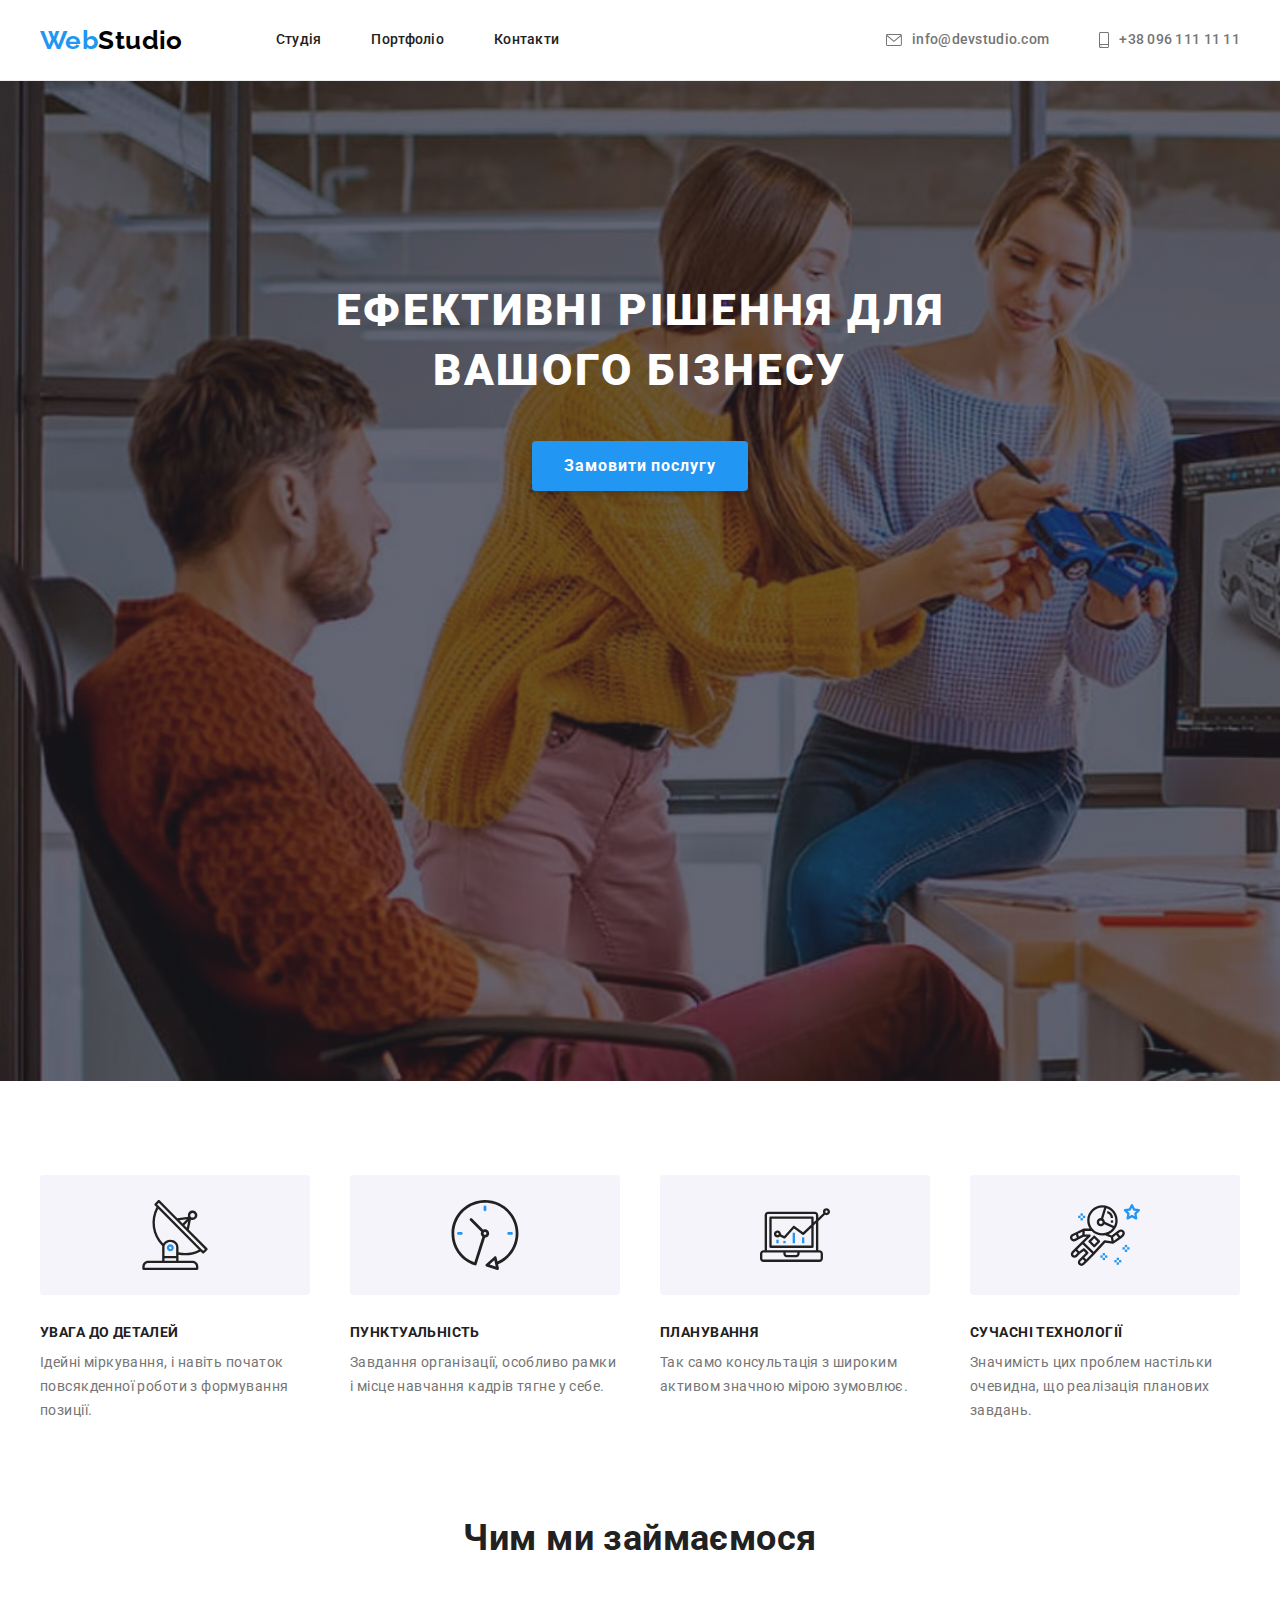
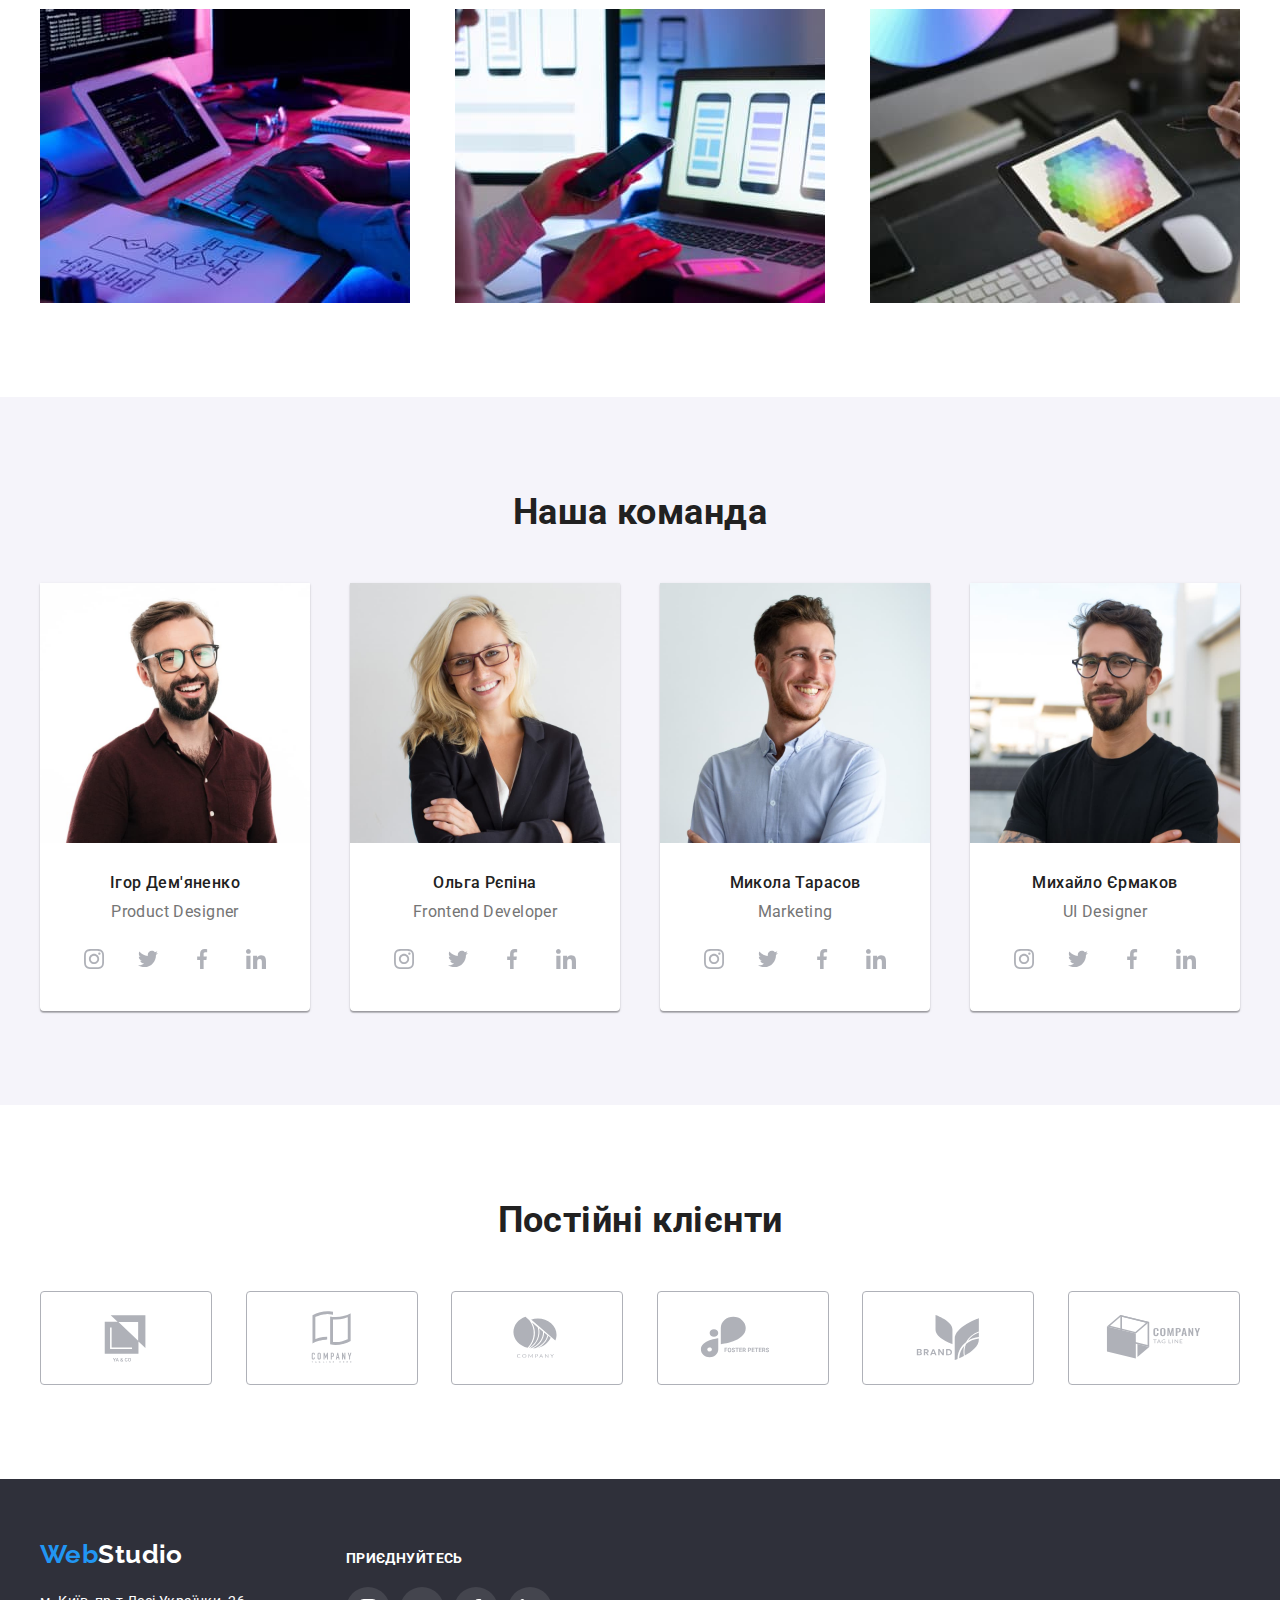
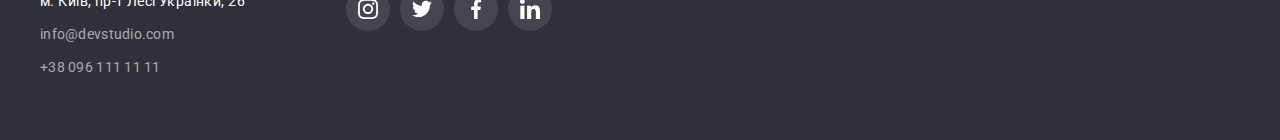
<file: index.html>
<!DOCTYPE html>
<html lang="uk">
  <head>
    <meta charset="UTF-8" />
    <meta http-equiv="X-UA-Compatible" content="IE=edge" />
    <meta name="viewport" content="width=device-width, initial-scale=1.0" />
    <title lang="en">WebStudio</title>
    <link rel="preconnect" href="https://fonts.googleapis.com" />
    <link rel="preconnect" href="https://fonts.gstatic.com" crossorigin />
    <link
      href="https://fonts.googleapis.com/css2?family=Raleway:wght@700&family=Roboto:wght@400;500;700;900&display=swap"
      rel="stylesheet"
    />
    <link
      rel="stylesheet"
      href="https://cdnjs.cloudflare.com/ajax/libs/modern-normalize/1.1.0/modern-normalize.min.css"
      integrity="sha512-wpPYUAdjBVSE4KJnH1VR1HeZfpl1ub8YT/NKx4PuQ5NmX2tKuGu6U/JRp5y+Y8XG2tV+wKQpNHVUX03MfMFn9Q=="
      crossorigin="anonymous"
      referrerpolicy="no-referrer"
    />
    <link rel="stylesheet" href="css/style.css" />
  </head>
  <body>
    <header class="header">
      <div class="container navigation">
        <nav class="main-nav">
          <a href="#" lang="en" class="head"
            >Web<span class="black">Studio</span></a
          >
          <ul class="menu">
            <li class="menu-item">
              <a class="menu-link" href="#">Студія</a>
            </li>
            <li class="menu-item">
              <a class="menu-link" href="portfolio.html">Портфоліо</a>
            </li>
            <li class="menu-item">
              <a class="menu-link" href="#">Контакти</a>
            </li>
          </ul>
        </nav>
        <ul class="contact">
          <li class="contact-item">
            <a href="mailto:info@devstudio.com" class="contact-mail header-mail"
              ><svg class="contact-envelope-icon" width="16" height="12">
                <use href="./images/symbol-defs.svg#icon-envelope"></use></svg
              >info@devstudio.com</a
            >
          </li>
          <li class="contact-item">
            <a href="tel:+380961111111" class="contact-tel header-tel"
              ><svg class="contact-smartphone-icon" width="10" height="16">
                <use href="./images/symbol-defs.svg#icon-smartphone"></use></svg
              >+38 096 111 11 11</a
            >
          </li>
        </ul>
      </div>
    </header>
    <main>
      <section class="hero">
        <div class="container">
          <h1 class="main-head">Ефективні рішення для вашого бізнесу</h1>
          <button type="button" class="order-buuton">Замовити послугу</button>
        </div>
      </section>
      <section class="benefits-section">
        <div class="container">
          <h2 class="visually-hiden">Особливості</h2>
          <ul class="benefits">
            <li class="benefits-item icon-antenna">
              <h3 class="benefit-head">УВАГА ДО ДЕТАЛЕЙ</h3>
              <p class="benefits-text">
                Ідейні міркування, і навіть початок повсякденної роботи з
                формування позиції.
              </p>
            </li>
            <li class="benefits-item icon-clock">
              <h3 class="benefit-head">ПУНКТУАЛЬНІСТЬ</h3>
              <p class="benefits-text">
                Завдання організації, особливо рамки і місце навчання кадрів
                тягне у себе.
              </p>
            </li>
            <li class="benefits-item icon-diagram">
              <h3 class="benefit-head">ПЛАНУВАННЯ</h3>
              <p class="benefits-text">
                Так само консультація з широким активом значною мірою зумовлює.
              </p>
            </li>
            <li class="benefits-item icon-astronaut">
              <h3 class="benefit-head">СУЧАСНІ ТЕХНОЛОГІЇ</h3>
              <p class="benefits-text">
                Значимість цих проблем настільки очевидна, що реалізація
                планових завдань.
              </p>
            </li>
          </ul>
        </div>
      </section>
      <section>
        <div class="container">
          <h2 class="second-head">Чим ми займаємося</h2>
          <ul class="our-work">
            <li class="our-work-img">
              <img
                src="./images/box1.jpg"
                alt="Допомагаємо створити алгоритм сайту"
                width="370"
                height="294"
              />
            </li>
            <li class="our-work-img">
              <img
                src="./images/box2.jpg"
                alt="Адаптуємо сайт для різних пристроїв"
                width="370"
                height="294"
              />
            </li>
            <li class="our-work-img">
              <img
                src="./images/box3.jpg"
                alt="Використовуємо сучасні дизайнерскі рішення"
                width="370"
                height="294"
              />
            </li>
          </ul>
        </div>
      </section>
      <section class="our-team">
        <div class="container">
          <h2 class="second-head">Наша команда</h2>
          <ul class="team">
            <li class="team-item">
              <img
                src="./images/desiner.jpg"
                alt="Фото дизайнера Ігора Дем'яненко"
                width="270"
                height="260"
              />
              <div class="team-discription">
                <h3 class="team-head">Ігор Дем'яненко</h3>
                <p class="team-position" lang="en">Product Designer</p>
                <ul class="team-soc-list">
                  <li class="team-soc-item">
                    <a href="#" class="team-soc-link">
                      <svg class="team-soc-icon" width="20" height="20">
                        <use
                          href="./images/symbol-defs.svg#icon-instagram"
                        ></use>
                      </svg>
                    </a>
                  </li>
                  <li class="team-soc-item">
                    <a href="#" class="team-soc-link"
                      ><svg class="team-soc-icon" width="20" height="20">
                        <use
                          href="./images/symbol-defs.svg#icon-twitter"
                        ></use></svg
                    ></a>
                  </li>
                  <li class="team-soc-item">
                    <a href="#" class="team-soc-link"
                      ><svg class="team-soc-icon" width="20" height="20">
                        <use
                          href="./images/symbol-defs.svg#icon-facebook"
                        ></use></svg
                    ></a>
                  </li>
                  <li class="team-soc-item">
                    <a href="#" class="team-soc-link"
                      ><svg class="team-soc-icon" width="20" height="20">
                        <use
                          href="./images/symbol-defs.svg#icon-linkedin"
                        ></use></svg
                    ></a>
                  </li>
                </ul>
              </div>
            </li>
            <li class="team-item">
              <img
                src="./images/developer.jpg"
                alt="Фото розробниці Ольги Рєпіної"
                width="270"
                height="260"
              />
              <div class="team-discription">
                <h3 class="team-head">Ольга Рєпіна</h3>
                <p class="team-position" lang="en">Frontend Developer</p>
                <ul class="team-soc-list">
                  <li class="team-soc-item">
                    <a href="#" class="team-soc-link">
                      <svg class="team-soc-icon" width="20" height="20">
                        <use
                          href="./images/symbol-defs.svg#icon-instagram"
                        ></use>
                      </svg>
                    </a>
                  </li>
                  <li class="team-soc-item">
                    <a href="#" class="team-soc-link"
                      ><svg class="team-soc-icon" width="20" height="20">
                        <use
                          href="./images/symbol-defs.svg#icon-twitter"
                        ></use></svg
                    ></a>
                  </li>
                  <li class="team-soc-item">
                    <a href="#" class="team-soc-link"
                      ><svg class="team-soc-icon" width="20" height="20">
                        <use
                          href="./images/symbol-defs.svg#icon-facebook"
                        ></use></svg
                    ></a>
                  </li>
                  <li class="team-soc-item">
                    <a href="#" class="team-soc-link"
                      ><svg class="team-soc-icon" width="20" height="20">
                        <use
                          href="./images/symbol-defs.svg#icon-linkedin"
                        ></use></svg
                    ></a>
                  </li>
                </ul>
              </div>
            </li>
            <li class="team-item">
              <img
                src="./images/marketing.jpg"
                alt="Фото маркетолога Миколи Тарасова"
                width="270"
                height="260"
              />
              <div class="team-discription">
                <h3 class="team-head">Микола Тарасов</h3>
                <p class="team-position" lang="en">Marketing</p>
                <ul class="team-soc-list">
                  <li class="team-soc-item">
                    <a href="#" class="team-soc-link">
                      <svg class="team-soc-icon" width="20" height="20">
                        <use
                          href="./images/symbol-defs.svg#icon-instagram"
                        ></use>
                      </svg>
                    </a>
                  </li>
                  <li class="team-soc-item">
                    <a href="#" class="team-soc-link"
                      ><svg class="team-soc-icon" width="20" height="20">
                        <use
                          href="./images/symbol-defs.svg#icon-twitter"
                        ></use></svg
                    ></a>
                  </li>
                  <li class="team-soc-item">
                    <a href="#" class="team-soc-link"
                      ><svg class="team-soc-icon" width="20" height="20">
                        <use
                          href="./images/symbol-defs.svg#icon-facebook"
                        ></use></svg
                    ></a>
                  </li>
                  <li class="team-soc-item">
                    <a href="#" class="team-soc-link"
                      ><svg class="team-soc-icon" width="20" height="20">
                        <use
                          href="./images/symbol-defs.svg#icon-linkedin"
                        ></use></svg
                    ></a>
                  </li>
                </ul>
              </div>
            </li>
            <li class="team-item">
              <img
                src="./images/uidesiner.jpg"
                alt="Фото дизайнера інтерфейсу Михайла Єрмакова"
                width="270"
                height="260"
              />
              <div class="team-discription">
                <h3 class="team-head">Михайло Єрмаков</h3>
                <p class="team-position" lang="en">UI Designer</p>
                <ul class="team-soc-list">
                  <li class="team-soc-item">
                    <a href="#" class="team-soc-link">
                      <svg class="team-soc-icon" width="20" height="20">
                        <use
                          href="./images/symbol-defs.svg#icon-instagram"
                        ></use>
                      </svg>
                    </a>
                  </li>
                  <li class="team-soc-item">
                    <a href="#" class="team-soc-link"
                      ><svg class="team-soc-icon" width="20" height="20">
                        <use
                          href="./images/symbol-defs.svg#icon-twitter"
                        ></use></svg
                    ></a>
                  </li>
                  <li class="team-soc-item">
                    <a href="#" class="team-soc-link"
                      ><svg class="team-soc-icon" width="20" height="20">
                        <use
                          href="./images/symbol-defs.svg#icon-facebook"
                        ></use></svg
                    ></a>
                  </li>
                  <li class="team-soc-item">
                    <a href="#" class="team-soc-link"
                      ><svg class="team-soc-icon" width="20" height="20">
                        <use
                          href="./images/symbol-defs.svg#icon-linkedin"
                        ></use></svg
                    ></a>
                  </li>
                </ul>
              </div>
            </li>
          </ul>
        </div>
      </section>
      <section class="clients-section">
        <div class="container">
          <h2 class="second-head">Постійні клієнти</h2>
          <ul class="clients">
            <li class="clients-item">
              <a href="" class="clients-link">
                <svg class="clients-icon" width="106" height="60">
                  <use href="./images/symbol-defs.svg#icon-Logo1"></use>
                </svg>
              </a>
            </li>
            <li class="clients-item">
              <a href="" class="clients-link"
                ><svg class="clients-icon" width="106" height="60">
                  <use href="./images/symbol-defs.svg#icon-Logo2"></use></svg
              ></a>
            </li>
            <li class="clients-item">
              <a href="" class="clients-link"
                ><svg class="clients-icon" width="106" height="60">
                  <use href="./images/symbol-defs.svg#icon-Logo3"></use></svg
              ></a>
            </li>
            <li class="clients-item">
              <a href="" class="clients-link"
                ><svg class="clients-icon" width="106" height="60">
                  <use href="./images/symbol-defs.svg#icon-Logo4"></use></svg
              ></a>
            </li>
            <li class="clients-item">
              <a href="" class="clients-link"
                ><svg class="clients-icon" width="106" height="60">
                  <use href="./images/symbol-defs.svg#icon-Logo5"></use></svg
              ></a>
            </li>
            <li class="clients-item">
              <a href="" class="clients-link"
                ><svg class="clients-icon" width="106" height="60">
                  <use href="./images/symbol-defs.svg#icon-Logo6"></use></svg
              ></a>
            </li>
          </ul>
        </div>
      </section>
    </main>
    <footer class="footer">
      <div class="container footer-content">
        <div>
          <a href="#" lang="en" class="head"
            >Web<span class="white">Studio</span></a
          >
          <address class="address">
            <ul class="contact white">
              <li class="contact-item">
                <a
                  href="https://goo.gl/maps/3M9KfxRMza1noYhj8"
                  target="_blank"
                  class="href"
                  >м. Київ, пр-т Лесі Українки, 26</a
                >
              </li>

              <li class="contact-item">
                <a
                  href="mailto:info@devstudio.com"
                  class="contact-mail footer-mail"
                  >info@devstudio.com</a
                >
              </li>
              <li class="contact-item">
                <a href="tel:+380961111111" class="contact-tel footer-tel"
                  >+38 096 111 11 11</a
                >
              </li>
            </ul>
          </address>
        </div>

        <div class="footer-connect">
          <h2 class="footer-connect-head">приєднуйтесь</h2>
          <ul class="footer-soc-list">
            <li class="footer-soc-item">
              <a href="" class="footer-soc-link"
                ><svg class="team-soc-icon" width="20" height="20">
                  <use
                    href="./images/symbol-defs.svg#icon-instagram"
                  ></use></svg
              ></a>
            </li>
            <li class="footer-soc-item">
              <a href="" class="footer-soc-link"
                ><svg class="team-soc-icon" width="20" height="20">
                  <use href="./images/symbol-defs.svg#icon-twitter"></use></svg
              ></a>
            </li>
            <li class="footer-soc-item">
              <a href="" class="footer-soc-link"
                ><svg class="team-soc-icon" width="20" height="20">
                  <use href="./images/symbol-defs.svg#icon-facebook"></use></svg
              ></a>
            </li>
            <li class="footer-soc-item">
              <a href="" class="footer-soc-link"
                ><svg class="team-soc-icon" width="20" height="20">
                  <use href="./images/symbol-defs.svg#icon-linkedin"></use></svg
              ></a>
            </li>
          </ul>
        </div>
      </div>
    </footer>
  </body>
</html>
</file>
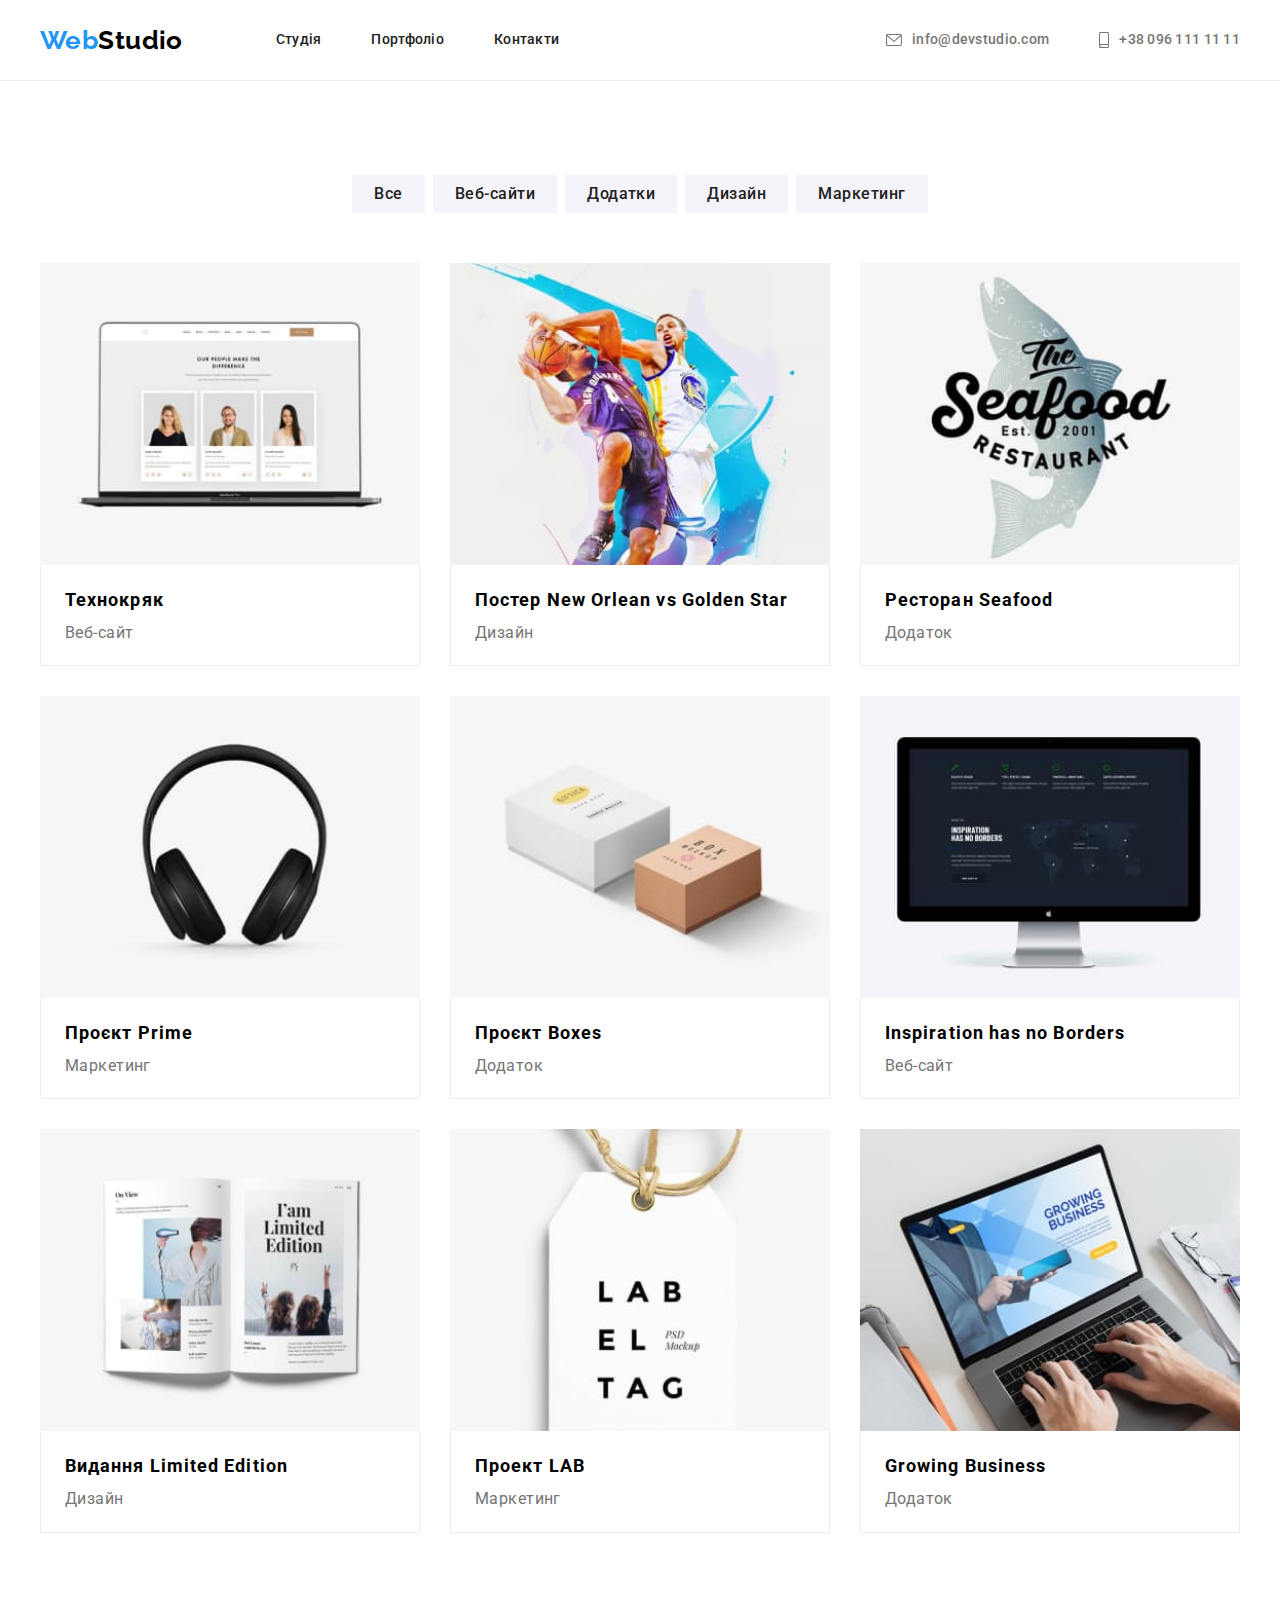
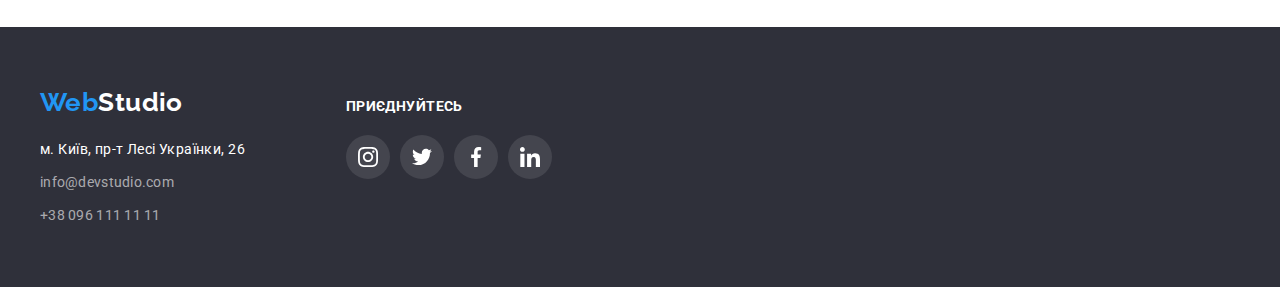
<file: portfolio.html>
<!DOCTYPE html>
<html lang="uk">
  <head>
    <meta charset="UTF-8" />
    <meta http-equiv="X-UA-Compatible" content="IE=edge" />
    <meta name="viewport" content="width=device-width, initial-scale=1.0" />
    <title lang="en">WebStudio</title>
    <link rel="preconnect" href="https://fonts.googleapis.com" />
    <link rel="preconnect" href="https://fonts.gstatic.com" crossorigin />
    <link
      rel="stylesheet"
      href="https://cdnjs.cloudflare.com/ajax/libs/modern-normalize/1.1.0/modern-normalize.min.css"
      integrity="sha512-wpPYUAdjBVSE4KJnH1VR1HeZfpl1ub8YT/NKx4PuQ5NmX2tKuGu6U/JRp5y+Y8XG2tV+wKQpNHVUX03MfMFn9Q=="
      crossorigin="anonymous"
      referrerpolicy="no-referrer"
    />
    <link
      href="https://fonts.googleapis.com/css2?family=Raleway:wght@700&family=Roboto:wght@400;500;700;900&display=swap"
      rel="stylesheet"
    />
    <link rel="stylesheet" href="css/style.css" />
  </head>
  <body>
    <header class="header">
      <div class="container navigation">
        <nav class="main-nav">
          <a href="index.html" lang="en" class="head"
            >Web<span class="black">Studio</span></a
          >
          <ul class="menu">
            <li class="menu-item">
              <a class="menu-link" href="index.html">Студія</a>
            </li>
            <li class="menu-item">
              <a class="menu-link" href="#">Портфоліо</a>
            </li>
            <li class="menu-item">
              <a class="menu-link" href="#">Контакти</a>
            </li>
          </ul>
        </nav>
        <ul class="contact">
          <li class="contact-item">
            <a href="maito:info@devstudio.com" class="contact-mail header-mail"
              ><svg class="contact-envelope-icon" width="16" height="12">
                <use href="./images/symbol-defs.svg#icon-envelope"></use></svg
              >info@devstudio.com</a
            >
          </li>
          <li class="contact-item">
            <a href="tel:+380961111111" class="contact-tel header-tel"
              ><svg class="contact-smartphone-icon" width="10" height="16">
                <use href="./images/symbol-defs.svg#icon-smartphone"></use></svg
              >+38 096 111 11 11</a
            >
          </li>
        </ul>
      </div>
    </header>
    <main>
      <section class="section-portfolio">
        <div class="container">
          <h1 class="visually-hiden">Портфоліо студії</h1>

          <ul class="nav-btn">
            <li class="li-btn">
              <button type="button" class="item-btn">Все</button>
            </li>
            <li class="li-btn">
              <button type="button" class="item-btn">Веб-сайти</button>
            </li>
            <li class="li-btn">
              <button type="button" class="item-btn">Додатки</button>
            </li>
            <li class="li-btn">
              <button type="button" class="item-btn">Дизайн</button>
            </li>
            <li class="li-btn">
              <button type="button" class="item-btn">Маркетинг</button>
            </li>
          </ul>
          <ul class="portfolio">
            <li class="portfolio-item">
              <a class="portfolio-link" href="#">
                <img src="./images/laptop.jpg" alt="Фото лептопа" />
                <div class="portfolio-discription">
                  <h2 class="portfolio-head">Технокряк</h2>
                  <p class="portfolio-text">Веб-сайт</p>
                </div>
              </a>
            </li>
            <li class="portfolio-item">
              <a class="portfolio-link" href="#">
                <img
                  src="./images/poster.jpg"
                  alt="Постер баскетбольного матчу"
                  width="370"
                  height="294"
                />
                <div class="portfolio-discription">
                  <h2 class="portfolio-head">
                    Постер <span lang="en">New Orlean vs Golden Star</span>
                  </h2>
                  <p class="portfolio-text">Дизайн</p>
                </div>
              </a>
            </li>
            <li class="portfolio-item">
              <a class="portfolio-link" href="#">
                <img
                  src="./images/restaurant.jpg"
                  alt="Логотип ресторану"
                  width="370"
                  height="294"
                />
                <div class="portfolio-discription">
                  <h2 class="portfolio-head">
                    Ресторан <span lang="en">Seafood</span>
                  </h2>
                  <p class="portfolio-text">Додаток</p>
                </div>
              </a>
            </li>
            <li class="portfolio-item">
              <a class="portfolio-link" href="#">
                <img
                  src="./images/headphones.jpg"
                  alt="Навушники"
                  width="370"
                  height="294"
                />
                <div class="portfolio-discription">
                  <h2 class="portfolio-head">
                    Проєкт <span lang="en">Prime</span>
                  </h2>
                  <p class="portfolio-text">Маркетинг</p>
                </div>
              </a>
            </li>
            <li class="portfolio-item">
              <a class="portfolio-link" href="#">
                <img
                  src="./images/boxes.jpg"
                  alt="Фото подарункових коробок"
                  width="370"
                  height="294"
                />
                <div class="portfolio-discription">
                  <!-- <div class="portfolio-discription"> -->
                  <h2 class="portfolio-head">
                    Проєкт <span lang="en">Boxes</span>
                  </h2>
                  <p class="portfolio-text">Додаток</p>
                </div>
              </a>
            </li>
            <li class="portfolio-item">
              <a class="portfolio-link" href="#">
                <img
                  src="./images/monitor.jpg"
                  alt="Фото сайта на моніторі"
                  width="370"
                  height="294"
                />
                <div class="portfolio-discription">
                  <h2 class="portfolio-head">
                    <span lang="en">Inspiration has no Borders</span>
                  </h2>
                  <p class="portfolio-text">Веб-сайт</p>
                </div>
              </a>
            </li>
            <li class="portfolio-item">
              <a class="portfolio-link" href="#"
                ><img
                  src="./images/magasin.jpg"
                  alt="Фото журнола"
                  width="370"
                  height="294"
                />
                <div class="portfolio-discription">
                  <h2 class="portfolio-head">
                    Видання <span lang="en">Limited Edition</span>
                  </h2>
                  <p class="portfolio-text">Дизайн</p>
                </div>
              </a>
            </li>
            <li class="portfolio-item">
              <a class="portfolio-link" href="#"
                ><img
                  src="./images/lable.jpg"
                  alt="Фото лейби"
                  width="370"
                  height="294"
                />
                <div class="portfolio-discription">
                  <h2 class="portfolio-head">
                    Проект <span lang="en">LAB</span>
                  </h2>
                  <p class="portfolio-text">Маркетинг</p>
                </div>
              </a>
            </li>
            <li class="portfolio-item">
              <a class="portfolio-link" href="#">
                <img
                  src="./images/notebook.jpg"
                  alt="Фото ноутбука за яким працює людина"
                  width="370"
                  height="294"
                />
                <div class="portfolio-discription">
                  <h2 class="portfolio-head">
                    <span lang="en">Growing Business</span>
                  </h2>
                  <p class="portfolio-text">Додаток</p>
                </div>
              </a>
            </li>
          </ul>
        </div>
      </section>
    </main>
    <footer class="footer">
      <div class="container footer-content">
        <div>
          <a href="#" lang="en" class="head"
            >Web<span class="white">Studio</span></a
          >
          <address class="address">
            <ul class="contact white">
              <li class="contact-item">
                <a
                  href="https://goo.gl/maps/3M9KfxRMza1noYhj8"
                  target="_blank"
                  class="href"
                  >м. Київ, пр-т Лесі Українки, 26</a
                >
              </li>

              <li class="contact-item">
                <a
                  href="maito:info@devstudio.com"
                  class="contact-mail footer-mail"
                  >info@devstudio.com</a
                >
              </li>
              <li class="contact-item">
                <a href="tel:+380961111111" class="contact-tel footer-tel"
                  >+38 096 111 11 11</a
                >
              </li>
            </ul>
          </address>
        </div>

        <div class="footer-connect">
          <h2 class="footer-connect-head">приєднуйтесь</h2>
          <ul class="footer-soc-list">
            <li class="footer-soc-item">
              <a href="" class="footer-soc-link"
                ><svg class="team-soc-icon" width="20" height="20">
                  <use
                    href="./images/symbol-defs.svg#icon-instagram"
                  ></use></svg
              ></a>
            </li>
            <li class="footer-soc-item">
              <a href="" class="footer-soc-link"
                ><svg class="team-soc-icon" width="20" height="20">
                  <use href="./images/symbol-defs.svg#icon-twitter"></use></svg
              ></a>
            </li>
            <li class="footer-soc-item">
              <a href="" class="footer-soc-link"
                ><svg class="team-soc-icon" width="20" height="20">
                  <use href="./images/symbol-defs.svg#icon-facebook"></use></svg
              ></a>
            </li>
            <li class="footer-soc-item">
              <a href="" class="footer-soc-link"
                ><svg class="team-soc-icon" width="20" height="20">
                  <use href="./images/symbol-defs.svg#icon-linkedin"></use></svg
              ></a>
            </li>
          </ul>
        </div>
      </div>
    </footer>
  </body>
</html>
</file>
<file: css/style.css>
:root {
  --main-color-font: #212121;
  --color-acent: #2196f3;
  --secondary-color: #757575;
  --bg-color: #2f303a;
  --color-white: #fff;
  --color-black: #000;
  --btn-hover: #188ce8;
  --btn-main-color: #f5f4fa;
  --bg-section: #f5f4fa;
  --icon-color: #afb1b8;
}

body {
  font-family: "Roboto", sans-serif;
  color: var(--main-color-font);
  letter-spacing: 0.03em;
  font-size: 14px;
  background-color: var(--color-white);
  margin: 0;
}

.black {
  color: var(--color-black);
}

.white {
  color: var(--color-white);
}
/*------------------------------ General -----------------------*/
p,
h1,
h2,
h3,
h4,
h5,
h6,
div {
  margin: 0;
}

ul,
ol {
  margin: 0;
  padding-left: 0;
  list-style: none;
}

button {
  cursor: pointer;
}

img {
  display: block;
  width: 100%;
  height: auto;
}

.container {
  width: 1200px;
  padding: 0 15px;
  margin: 0 auto;
  /* outline: 2px solid red; */
}

.menu-item,
.contact-item,
.benefits,
.team,
.our-work,
.nav-btn,
.portfolio-item {
  list-style: none;
}

.visually-hiden {
  position: absolute;
  white-space: nowrap;
  width: 1px;
  height: 1px;
  overflow: hidden;
  border: 0;
  padding: 0;
  clip: rect(0 0 0 0);
  clip-path: inset(50%);
  margin: -1px;
}

/* --------- Header  ------------------------*/
.header {
  border-bottom: 1px solid #ececec;
}

.head {
  font-family: "Raleway", sans-serif;
  font-weight: 700;
  font-size: 26px;
  line-height: 1.19;
  color: var(--color-acent);
  text-decoration: none;
  margin-right: 93px;
}

.menu {
  display: flex;
  padding: 32px 0;
}

.menu-item + .menu-item {
  /* border: 1px red solid; */
  margin-left: 50px;
}

.header .contact-item + .contact-item {
  margin-left: 50px;
}

.menu-item {
  font-weight: 500;
  line-height: 1.14;
  letter-spacing: 0.02em;
}
.menu-link {
  text-decoration: none;
  color: var(--main-color-font);
}

.header .contact {
  display: flex;
  align-items: center;
}

.contact-mail,
.contact-tel {
  text-decoration: none;
  font-weight: 500;
  line-height: 1.14;
  letter-spacing: 0.02em;
  color: var(--secondary-color);
  fill: var(--secondary-color);
}

.contact-envelope-icon,
.contact-smartphone-icon {
  margin-right: 10px;
}

.menu-link:hover,
.menu-link:focus,
.contact-mail:hover,
.contact-mail:focus,
.contact-tel:hover,
.contact-tel:focus,
.href:hover,
.href:focus {
  color: var(--color-acent);
  fill: var(--color-acent);
}

.main-nav {
  display: flex;
  align-items: center;
}

.navigation {
  display: flex;
  align-items: center;
}

.navigation .contact {
  margin-left: auto;
}

.header-mail,
.header-tel {
  display: flex;
  align-items: center;
}

/* -------- Hero section ---------------------*/
.hero {
  height: 600px;
  max-width: 1600px;
  margin: 0 auto;
  background: var(--bg-color);
  padding: 200px 0;
  background-image: linear-gradient(
      to right,
      rgba(47, 48, 58, 0.4),
      rgba(47, 48, 58, 0.4)
    ),
    url(../images/bgimage.jpg);
  background-repeat: no-repeat;
  background-size: cover;
}

.main-head {
  font-weight: 900;
  font-size: 44px;
  line-height: 1.36;
  letter-spacing: 0.06em;
  color: var(--color-white);
  text-transform: uppercase;
  max-width: 696px;
  margin: 0 auto;
  margin-bottom: 40px;
  text-align: center;
}

.order-buuton {
  font-weight: 700;
  font-size: 16px;
  font-family: inherit;
  line-height: 1.88;
  letter-spacing: 0.06em;
  color: var(--color-white);
  background: var(--color-acent);
  border: none;
  cursor: pointer;
  box-shadow: 0px 4px 4px rgba(0, 0, 0, 0.15);
  border-radius: 4px;
  display: block;
  padding: 10px 32px;
  margin: 0 auto;
}

.order-buuton:hover,
.order-buuton:focus {
  background-color: var(--btn-hover);
}

/*--------------- Benefits ----------------------*/
.benefits-section {
  padding: 94px 0;
}

.benefit-head {
  font-weight: 700;
  font-size: 14px;
  line-height: 1.14;
  text-transform: uppercase;
  margin-top: 30px;
  margin-bottom: 10px;
}

.benefits {
  display: flex;
  justify-content: space-between;
}

.benefits-item {
  width: 270px;
}

.benefits-item::before {
  display: block;
  content: "";
  height: 120px;
  background-size: 70px;
  background-repeat: no-repeat;
  background-position: center;
  background-color: var(--bg-section);
  border-radius: 4px;
}

.icon-antenna::before {
  background-image: url(../images/antenna.svg);
}

.icon-clock::before {
  background-image: url(../images/clock.svg);
}

.icon-diagram::before {
  background-image: url(../images/diagram.svg);
}

.icon-astronaut::before {
  background-image: url(../images/astronaut.svg);
}

.benefits-text {
  line-height: 1.71;
  color: var(--secondary-color);
}

/* ---------------- Exemples of work ------------------- */

.second-head {
  font-weight: 700;
  font-size: 36px;
  line-height: 1.17;
  text-align: center;
  margin-bottom: 50px;
}

.our-work {
  display: flex;
  justify-content: space-between;
  margin-bottom: 94px;
}

/*--------------------------- our-team ---------------*/
.team-head {
  font-weight: 500;
  font-size: 16px;
  line-height: 1.19;
}

.our-team {
  padding: 94px 0;
}

.our-team {
  background-color: var(--bg-section);
}

.team {
  display: flex;
  justify-content: space-between;
}

.team-item {
  width: 270px;
  text-align: center;
  background-color: var(--color-white);
  box-shadow: 0px 1px 3px rgba(0, 0, 0, 0.12), 0px 1px 1px rgba(0, 0, 0, 0.14),
    0px 2px 1px rgba(0, 0, 0, 0.2);
  border-radius: 0px 0px 4px 4px;
}

.team-discription {
  padding: 30px 0;
}

.team-head {
  margin-bottom: 10px;
}

.team-position {
  font-size: 16px;
  line-height: 1.19;
  color: var(--secondary-color);
}

.team-soc-list {
  display: flex;
  justify-content: center;
  gap: 10px;
  margin-top: 16px;
}

.team-soc-link {
  width: 44px;
  height: 44px;
  border-radius: 50%;
  display: flex;
  align-items: center;
  justify-content: center;
  fill: var(--icon-color);
}

.team-soc-link:hover,
.team-soc-link:focus {
  background-color: var(--color-acent);
  fill: var(--color-white);
}

/* .team-soc-link:hover .team-soc-icon,
.team-soc-link:focus .team-soc-icon {
  fill: var(--color-white);
} */

/* ------------- Partners-------------------- */
.clients-section {
  padding: 94px 0;
}

.clients {
  display: flex;
  justify-content: space-between;
}

.clients-item {
  border: 1px solid var(--icon-color);
  border-radius: 4px;
  gap: 30px;
}

.clients-link {
  width: 170px;
  height: 92px;
  display: flex;
  align-items: center;
  justify-content: center;
  fill: var(--icon-color);
}

.clients-link:hover,
.clients-link:focus {
  border: 1px solid var(--color-acent);
  fill: var(--color-acent);
}

/* ------------- Footer -------------------- */
.footer {
  background-color: var(--bg-color);
  padding: 60px 0;
}

.footer-content {
  display: flex;
  align-items: baseline;
}

.footer-mail,
.footer-tel {
  color: rgba(255, 255, 255, 0.6);
  font-weight: 400;
}
.footer .head {
  display: block;
  margin-bottom: 20px;
}

.address .contact-item {
  margin-bottom: 9px;
}

.address .contact-item:last-child {
  margin-bottom: 0;
}

.footer-connect {
  margin-left: 70px;
}

.footer-connect-head {
  font-weight: 700;
  font-size: 14px;
  line-height: 1.14;
  letter-spacing: 0.03em;
  text-transform: uppercase;
  color: var(--color-white);
  margin-bottom: 20px;
}

.footer-soc-list {
  display: flex;
  justify-content: center;
  gap: 10px;
  margin-top: 16px;
}

.footer-soc-link {
  width: 44px;
  height: 44px;
  border-radius: 50%;
  background: rgba(255, 255, 255, 0.1);
  display: flex;
  align-items: center;
  justify-content: center;
  fill: var(--color-white);
}

.footer-soc-link:hover,
.footer-soc-link:focus {
  background-color: var(--color-acent);
}

.href {
  color: var(--color-white);
  text-decoration: none;
}

.address {
  line-height: 1.71;
  font-style: normal;
}
/* ------------------section-portfolio --------------------*/
.section-portfolio {
  padding: 94px 0;
}

.nav-btn {
  display: flex;
  justify-content: center;
  margin-bottom: 50px;
}

.li-btn + .li-btn {
  margin-left: 8px;
}

.item-btn {
  font-weight: 500;
  font-size: 16px;
  line-height: 1.62;
  font-family: inherit;
  letter-spacing: 0.03em;
  color: var(--main-color-font);
  background-color: var(--btn-main-color);
  border: none;
  cursor: pointer;
  padding: 6px 22px;
}

.item-btn-active,
.item-btn:hover,
.item-btn:focus {
  color: var(--color-white);
  background-color: var(--color-acent);
  box-shadow: 0px 3px 1px rgba(0, 0, 0, 0.1), 0px 1px 2px rgba(0, 0, 0, 0.08),
    0px 2px 2px rgba(0, 0, 0, 0.12);
  border-radius: 4px;
}

.portfolio {
  display: flex;
  flex-wrap: wrap;
  gap: 30px;
}

.portfolio-item {
  flex-basis: calc((100% - 60px) / 3);
}

.portfolio-item a {
  text-decoration: none;
}

.portfolio-link {
  display: block;
}

.portfolio-link:hover,
.portfolio-link:focus {
  box-shadow: 0px 1px 1px rgba(0, 0, 0, 0.12), 0px 4px 4px rgba(0, 0, 0, 0.06),
    1px 4px 6px rgba(0, 0, 0, 0.16);
}

.portfolio-discription {
  border: 1px solid #eeeeee;
  padding: 20px 24px;
  border-top: none;
}

.portfolio-head {
  margin-bottom: 4px;
  font-weight: 700;
  font-size: 18px;
  line-height: 1.71;
  letter-spacing: 0.06em;
  color: var(--color-black);
}

.portfolio-text {
  font-size: 16px;
  line-height: 1.6;
  color: var(--secondary-color);
}
</file>
